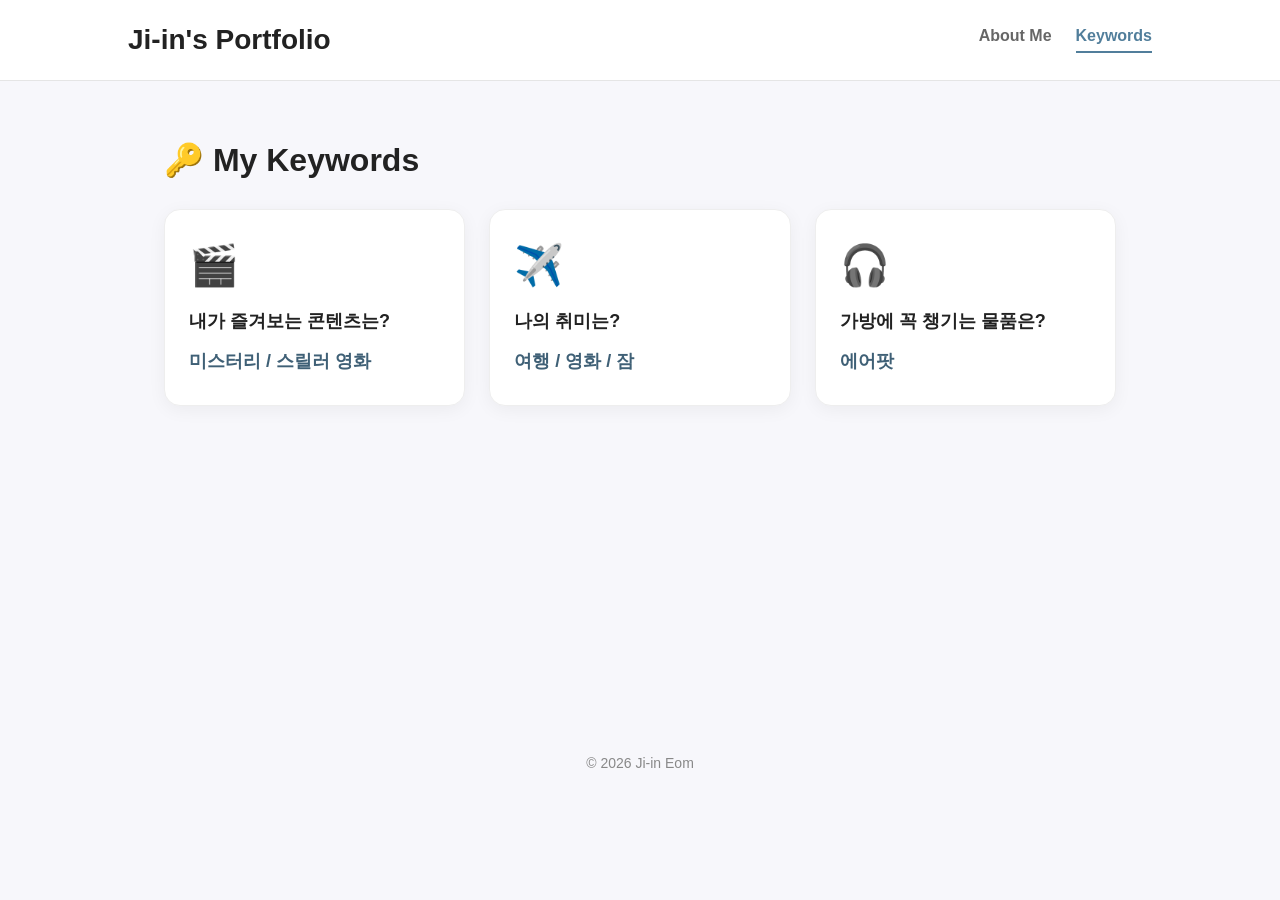
<file: keyword.html>
<!DOCTYPE html>
<html lang="ko">

<head>
  <meta charset="UTF-8">
  <meta name="viewport" content="width=device-width, initial-scale=1.0">
  <title>엄지인 | Keywords</title>

  <link rel="stylesheet" href="style.css">
</head>

<body>

  <header>
    <h1>Ji-in's Portfolio</h1>

    <nav aria-label="주요 메뉴">
      <a href="index.html">About Me</a>
      <a href="keyword.html" aria-current="page">Keywords</a>
    </nav>
  </header>

  <main>
    <section class="keywords">
      <h2>🔑 My Keywords</h2>

      <ul class="keyword-list">

        <li>
          <span class="emoji" aria-hidden="true">🎬</span>
          <h3>내가 즐겨보는 콘텐츠는?</h3>
          <p>미스터리 / 스릴러 영화</p>
        </li>

        <li>
          <span class="emoji" aria-hidden="true">✈️</span>
          <h3>나의 취미는?</h3>
          <p>여행 / 영화 / 잠</p>
        </li>

        <li>
          <span class="emoji" aria-hidden="true">🎧</span>
          <h3>가방에 꼭 챙기는 물품은?</h3>
          <p>에어팟</p>
        </li>

      </ul>
    </section>
  </main>

  <footer>
    <p>&copy; 2026 Ji-in Eom</p>
  </footer>

</body>

</html>
</file>
<file: style.css>
/* 전체 페이지 */
* {
  box-sizing: border-box;
}

body {
  margin: 0;
  font-family: Arial, sans-serif;
  background-color: #f7f7fb;
  color: #222;
}


/* --------------------
   Header
-------------------- */

header {
  background-color: white;
  padding: 24px 10%;
  border-bottom: 1px solid #e5e5e5;

  /* 제목과 메뉴를 가로로 배치 */
  display: flex;
  justify-content: space-between;
  align-items: center;
}

header h1 {
  margin: 0;
  font-size: 28px;
}

/* Navigation */

nav {
  display: flex;
  gap: 24px;
}

nav a {
  color: #666;
  text-decoration: none;
  font-weight: bold;
  padding-bottom: 6px;
}

nav a:hover {
  color: #222;
}

nav a[aria-current="page"] {
  color: #517e9b;
  border-bottom: 2px solid #517e9b;
}


/* --------------------
   Main
-------------------- */

main {
  max-width: 1000px;
  min-height: 70vh;
  margin: 0 auto;
  padding: 60px 24px;
}

main h2 {
  margin-top: 0;
  margin-bottom: 30px;
  font-size: 32px;
}


/* --------------------
   About Me
-------------------- */

.profile {
  background-color: white;
  padding: 40px;
  border-radius: 16px;
  box-shadow: 0 4px 20px rgba(0, 0, 0, 0.06);
}

.profile ul {
  list-style: none;
  padding: 0;
  margin: 0 0 30px;
}

.profile li {
  margin-bottom: 16px;
  font-size: 18px;
}

.profile strong {
  display: inline-block;
  width: 110px;
}

.profile span {
  color: #555;
}


/* 이메일 링크 */

.profile li a {
  color: #555;
  text-decoration: none;
}

.profile li a:hover {
  color: #214a65;
  text-decoration: underline;
}


/* GitAnimals */

.git-animal {
  display: block;
  margin-top: 30px;
}

.git-animal img {
  display: block;
  max-width: 100%;
  height: auto;
}


/* --------------------
   Keywords
-------------------- */

.keyword-list {
  list-style: none;
  padding: 0;
  margin: 0;

  display: grid;
  grid-template-columns: repeat(3, 1fr);
  gap: 24px;
}

.keyword-list li {
  background-color: white;
  padding: 32px 24px;

  border: 1px solid #eeeeee;
  border-radius: 16px;

  box-shadow: 0 4px 18px rgba(0, 0, 0, 0.05);

  transition:
    transform 0.2s ease,
    box-shadow 0.2s ease;
}

.keyword-list li:hover {
  transform: translateY(-5px);
  box-shadow: 0 10px 25px rgba(0, 0, 0, 0.1);
}

.keyword-list .emoji {
  display: block;
  margin-bottom: 20px;
  font-size: 40px;
}

.keyword-list h3 {
  margin: 0 0 16px;
  font-size: 18px;
}

.keyword-list p {
  margin: 0;
  color: #3f6076;
  font-size: 18px;
  font-weight: bold;
}


/* --------------------
   Footer
-------------------- */

footer {
  padding: 30px;
  text-align: center;
  color: #888;
  font-size: 14px;
}


/* --------------------
   모바일 화면
-------------------- */

@media (max-width: 700px) {

  header {
    padding: 24px;

    flex-direction: column;
    align-items: flex-start;
    gap: 20px;
  }

  main {
    padding: 40px 20px;
  }

  .profile {
    padding: 25px;
  }

  .keyword-list {
    grid-template-columns: 1fr;
  }

  .profile strong {
    width: auto;
    margin-right: 5px;
  }
}
</file>
